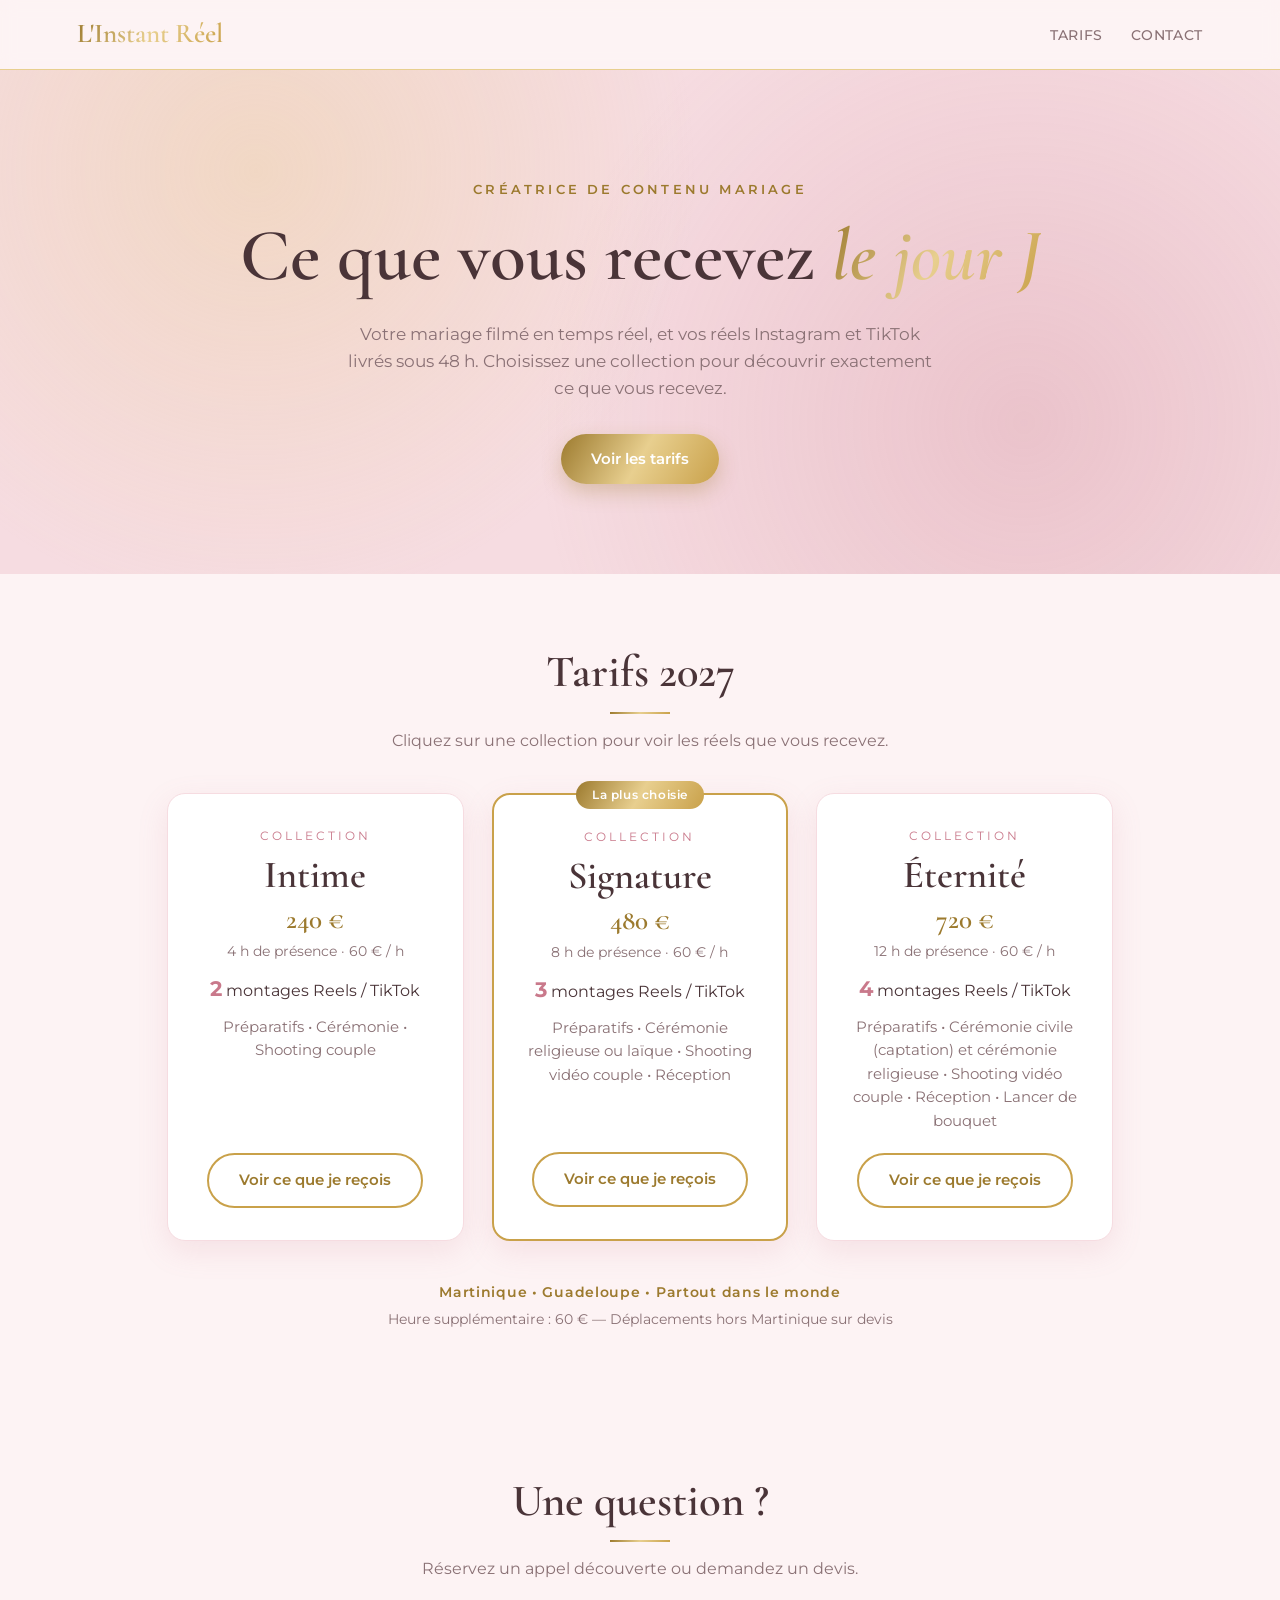
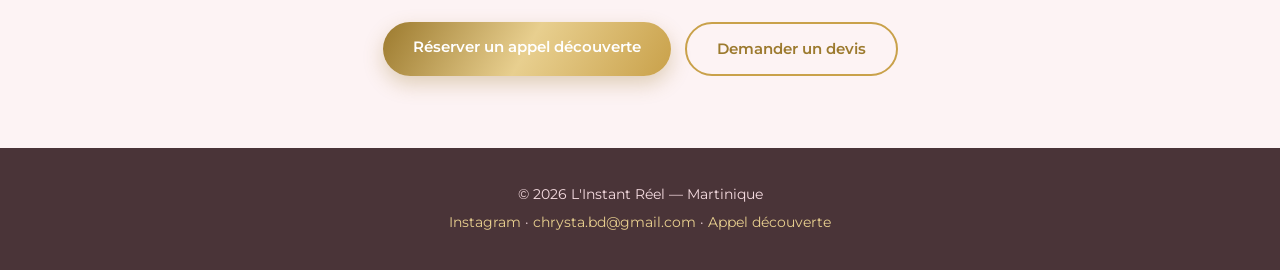
<file: index.html>
<!DOCTYPE html>
<html lang="fr">
<head>
    <meta charset="utf-8">
    <meta name="viewport" content="width=device-width, initial-scale=1">
    <title>L'Instant Réel — Créatrice de contenu mariage</title>
    <meta name="description" content="L'Instant Réel, créatrice de contenu mariage en Martinique : découvrez les réels que vous recevez avec les collections Intime, Signature et Éternité.">
    <link rel="preconnect" href="https://fonts.googleapis.com">
    <link rel="preconnect" href="https://fonts.gstatic.com" crossorigin>
    <link href="https://fonts.googleapis.com/css2?family=Cormorant+Garamond:ital,wght@0,500;0,600;1,500&family=Montserrat:wght@400;500;600&display=swap" rel="stylesheet">
    <link href="style.css" rel="stylesheet">
</head>
<body>
    <header class="navbar">
        <a href="index.html" class="logo" data-site-nom>L'Instant Réel</a>
        <nav>
            <a href="#formules">Tarifs</a>
            <a href="#contact">Contact</a>
        </nav>
    </header>

    <main>
        <section class="hero">
            <p class="eyebrow" data-site-metier>Créatrice de contenu mariage</p>
            <h1>Ce que vous recevez <span class="gold">le jour J</span></h1>
            <p class="lead">
                Votre mariage filmé en temps réel, et vos réels Instagram et TikTok livrés sous 48&nbsp;h.
                Choisissez une collection pour découvrir exactement ce que vous recevez.
            </p>
            <a href="#formules" class="btn btn-gold">Voir les tarifs</a>
        </section>

        <section id="formules" class="section">
            <h2 class="section-title">Tarifs 2027</h2>
            <p class="section-sub">Cliquez sur une collection pour voir les réels que vous recevez.</p>
            <div class="formules-grid" id="formules-grid"></div>
            <div class="infos-pratiques" id="infos-pratiques"></div>
        </section>

        <section id="contact" class="section contact">
            <h2 class="section-title">Une question ?</h2>
            <p class="section-sub">Réservez un appel découverte ou demandez un devis.</p>
            <div class="cta-actions">
                <a href="#" data-rdv target="_blank" rel="noopener" class="btn btn-gold">Réserver un appel découverte</a>
                <a href="contact.html" class="btn btn-outline">Demander un devis</a>
            </div>
        </section>
    </main>

    <footer class="footer">
        <p>&copy; 2026 <span data-site-nom>L'Instant Réel</span> — Martinique</p>
        <p class="footer-links" id="footer-links"></p>
    </footer>

    <script src="config.js"></script>
    <script src="site.js"></script>
    <script>afficherFormules();</script>
</body>
</html>
</file>
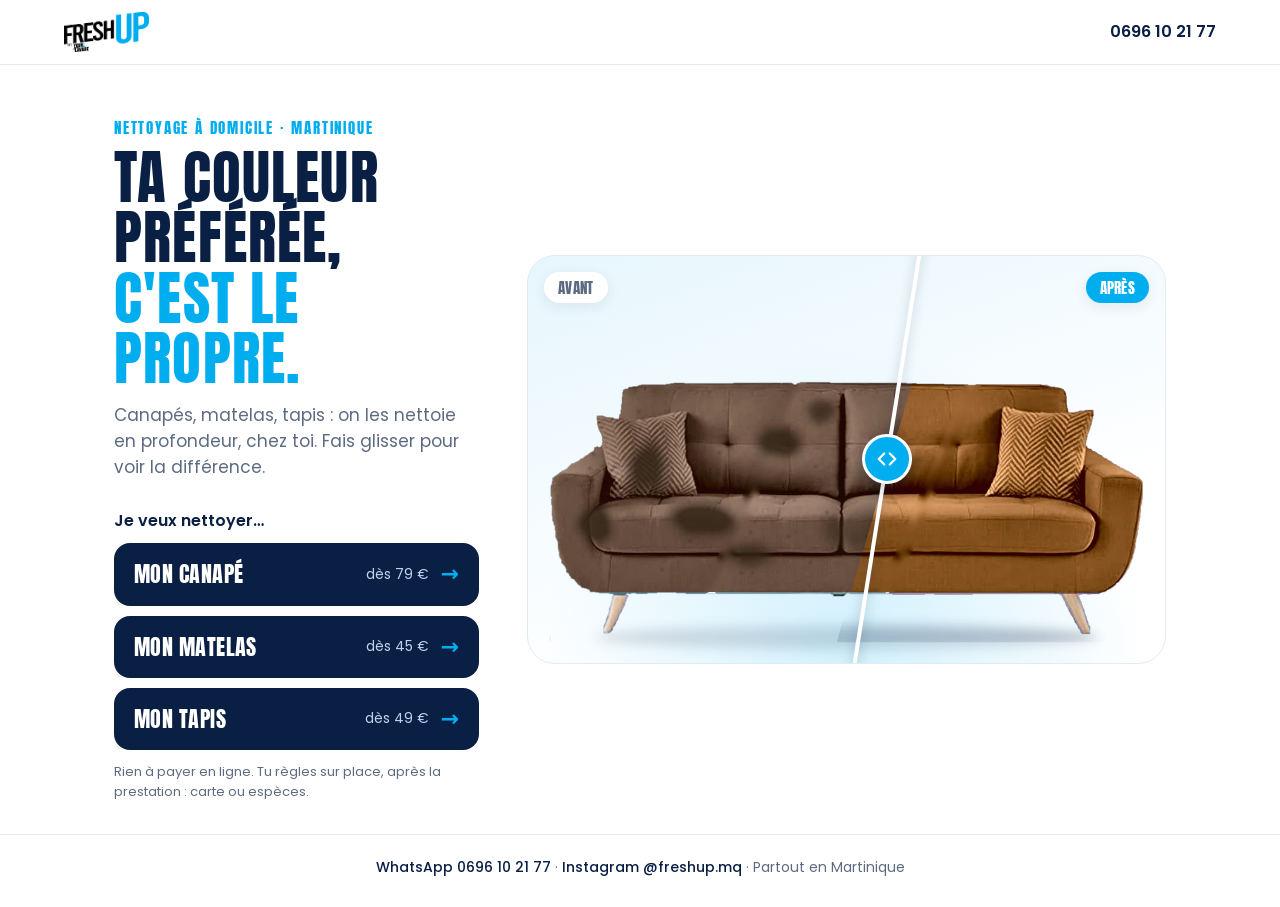
<file: freshup/index.html>
<!DOCTYPE html>
<html lang="fr">
<head>
    <meta charset="utf-8">
    <meta name="viewport" content="width=device-width, initial-scale=1">
    <title>Fresh Up — Nettoyage canapés, matelas et tapis à domicile en Martinique</title>
    <meta name="description" content="Nettoyage en profondeur de canapés, matelas, tapis et moquettes, à domicile partout en Martinique. Prix affichés, estimation immédiate, paiement sur place.">
    <link rel="preconnect" href="https://fonts.googleapis.com">
    <link rel="preconnect" href="https://fonts.gstatic.com" crossorigin>
    <link href="https://fonts.googleapis.com/css2?family=Anton&family=Poppins:wght@400;500;600&display=swap" rel="stylesheet">
    <link href="style.css" rel="stylesheet">
</head>
<body class="page-accueil">
    <header class="navbar">
        <a href="index.html" class="logo"><img src="img/logo-couleur.png" alt="Fresh Up"></a>
        <a href="#" class="nav-tel" data-tel></a>
    </header>

    <main class="accueil">
        <div class="accueil-texte">
            <p class="eyebrow">Nettoyage à domicile · Martinique</p>
            <h1>Ta couleur préférée,<br><span>c'est le propre.</span></h1>
            <p class="lead">Canapés, matelas, tapis : on les nettoie en profondeur, chez toi. Fais glisser pour voir la différence.</p>
        </div>

        <div class="avant-apres" id="avant-apres" aria-label="Avant et après nettoyage">
            <div class="aa-couche aa-avant" id="aa-avant"></div>
            <div class="aa-couche aa-apres" id="aa-apres"></div>
            <span class="aa-label aa-label-avant">Avant</span>
            <span class="aa-label aa-label-apres">Après</span>
            <div class="aa-ligne" id="aa-ligne">
                <button type="button" class="aa-poignee" id="aa-poignee" role="slider" aria-label="Faire glisser avant / après" aria-valuemin="0" aria-valuemax="100" aria-valuenow="50">
                    <svg viewBox="0 0 24 24" width="22" height="22" aria-hidden="true"><path d="M9 6l-6 6 6 6M15 6l6 6-6 6" fill="none" stroke="currentColor" stroke-width="2.4" stroke-linecap="round" stroke-linejoin="round"/></svg>
                </button>
            </div>
        </div>

        <div class="choix">
            <p class="choix-titre">Je veux nettoyer…</p>
            <div class="choix-boutons" id="choix-boutons"></div>
            <p class="choix-info" data-paiement></p>
        </div>
    </main>

    <footer class="footer">
        <p id="footer-links"></p>
    </footer>

    <script src="config.js"></script>
    <script src="site.js"></script>
</body>
</html>
</file>
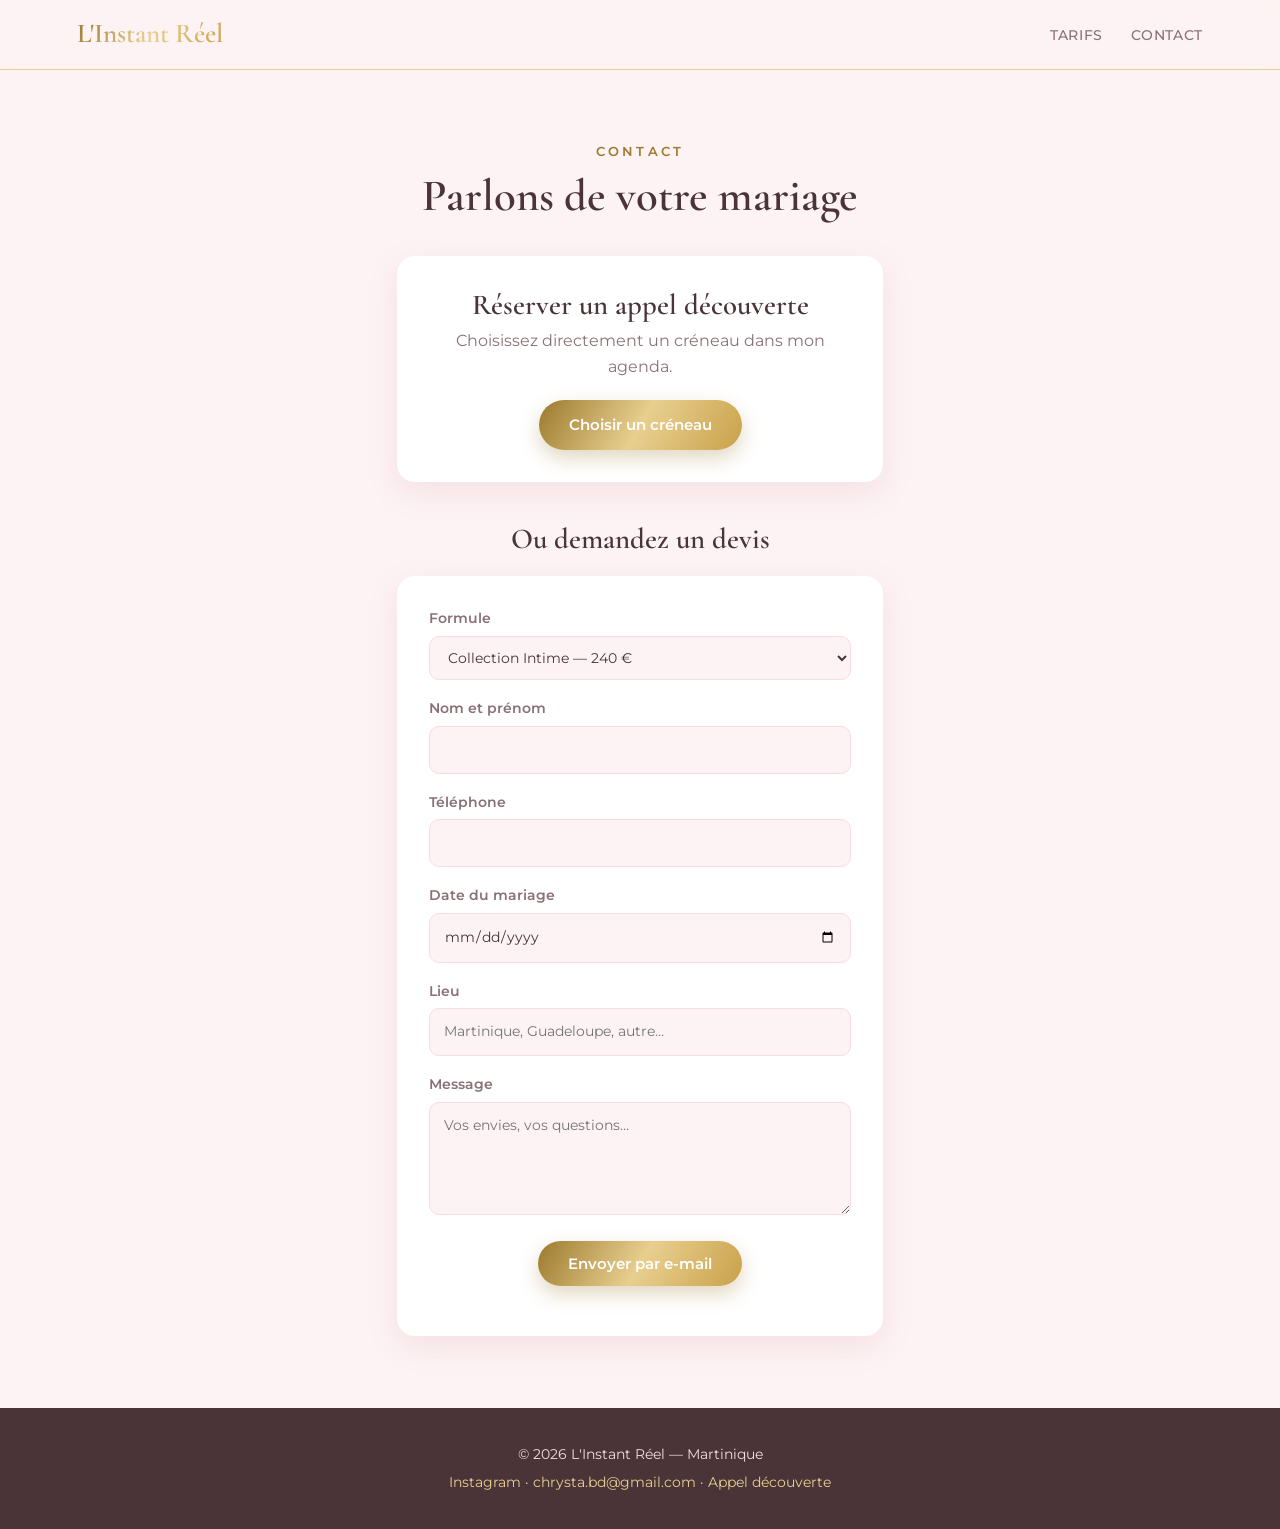
<file: contact.html>
<!DOCTYPE html>
<html lang="fr">
<head>
    <meta charset="utf-8">
    <meta name="viewport" content="width=device-width, initial-scale=1">
    <title>Contact — L'Instant Réel</title>
    <link rel="preconnect" href="https://fonts.googleapis.com">
    <link rel="preconnect" href="https://fonts.gstatic.com" crossorigin>
    <link href="https://fonts.googleapis.com/css2?family=Cormorant+Garamond:ital,wght@0,500;0,600;1,500&family=Montserrat:wght@400;500;600&display=swap" rel="stylesheet">
    <link href="style.css" rel="stylesheet">
</head>
<body>
    <header class="navbar">
        <a href="index.html" class="logo" data-site-nom>L'Instant Réel</a>
        <nav>
            <a href="index.html#formules">Tarifs</a>
            <a href="contact.html">Contact</a>
        </nav>
    </header>

    <main class="section narrow">
        <p class="eyebrow center">Contact</p>
        <h1 class="page-title">Parlons de votre mariage</h1>

        <div class="card rdv-card">
            <h3>Réserver un appel découverte</h3>
            <p>Choisissez directement un créneau dans mon agenda.</p>
            <a href="#" data-rdv target="_blank" rel="noopener" class="btn btn-gold">Choisir un créneau</a>
        </div>

        <h2 class="form-title" id="form-title">Ou demandez un devis</h2>

        <form id="contact-form" class="card form">
            <label>Formule
                <select name="formule" id="c-formule"></select>
            </label>
            <label>Nom et prénom
                <input name="nom" required autocomplete="name">
            </label>
            <label>Téléphone
                <input name="tel" type="tel" autocomplete="tel">
            </label>
            <label>Date du mariage
                <input name="date" type="date">
            </label>
            <label>Lieu
                <input name="lieu" placeholder="Martinique, Guadeloupe, autre…">
            </label>
            <label>Message
                <textarea name="message" rows="4" placeholder="Vos envies, vos questions…"></textarea>
            </label>
            <div class="form-actions" id="c-actions"></div>
            <p class="form-note" id="c-note"></p>
        </form>
    </main>

    <footer class="footer">
        <p>&copy; 2026 <span data-site-nom>L'Instant Réel</span> — Martinique</p>
        <p class="footer-links" id="footer-links"></p>
    </footer>

    <script src="config.js"></script>
    <script src="site.js"></script>
    <script>afficherContact();</script>
</body>
</html>
</file>
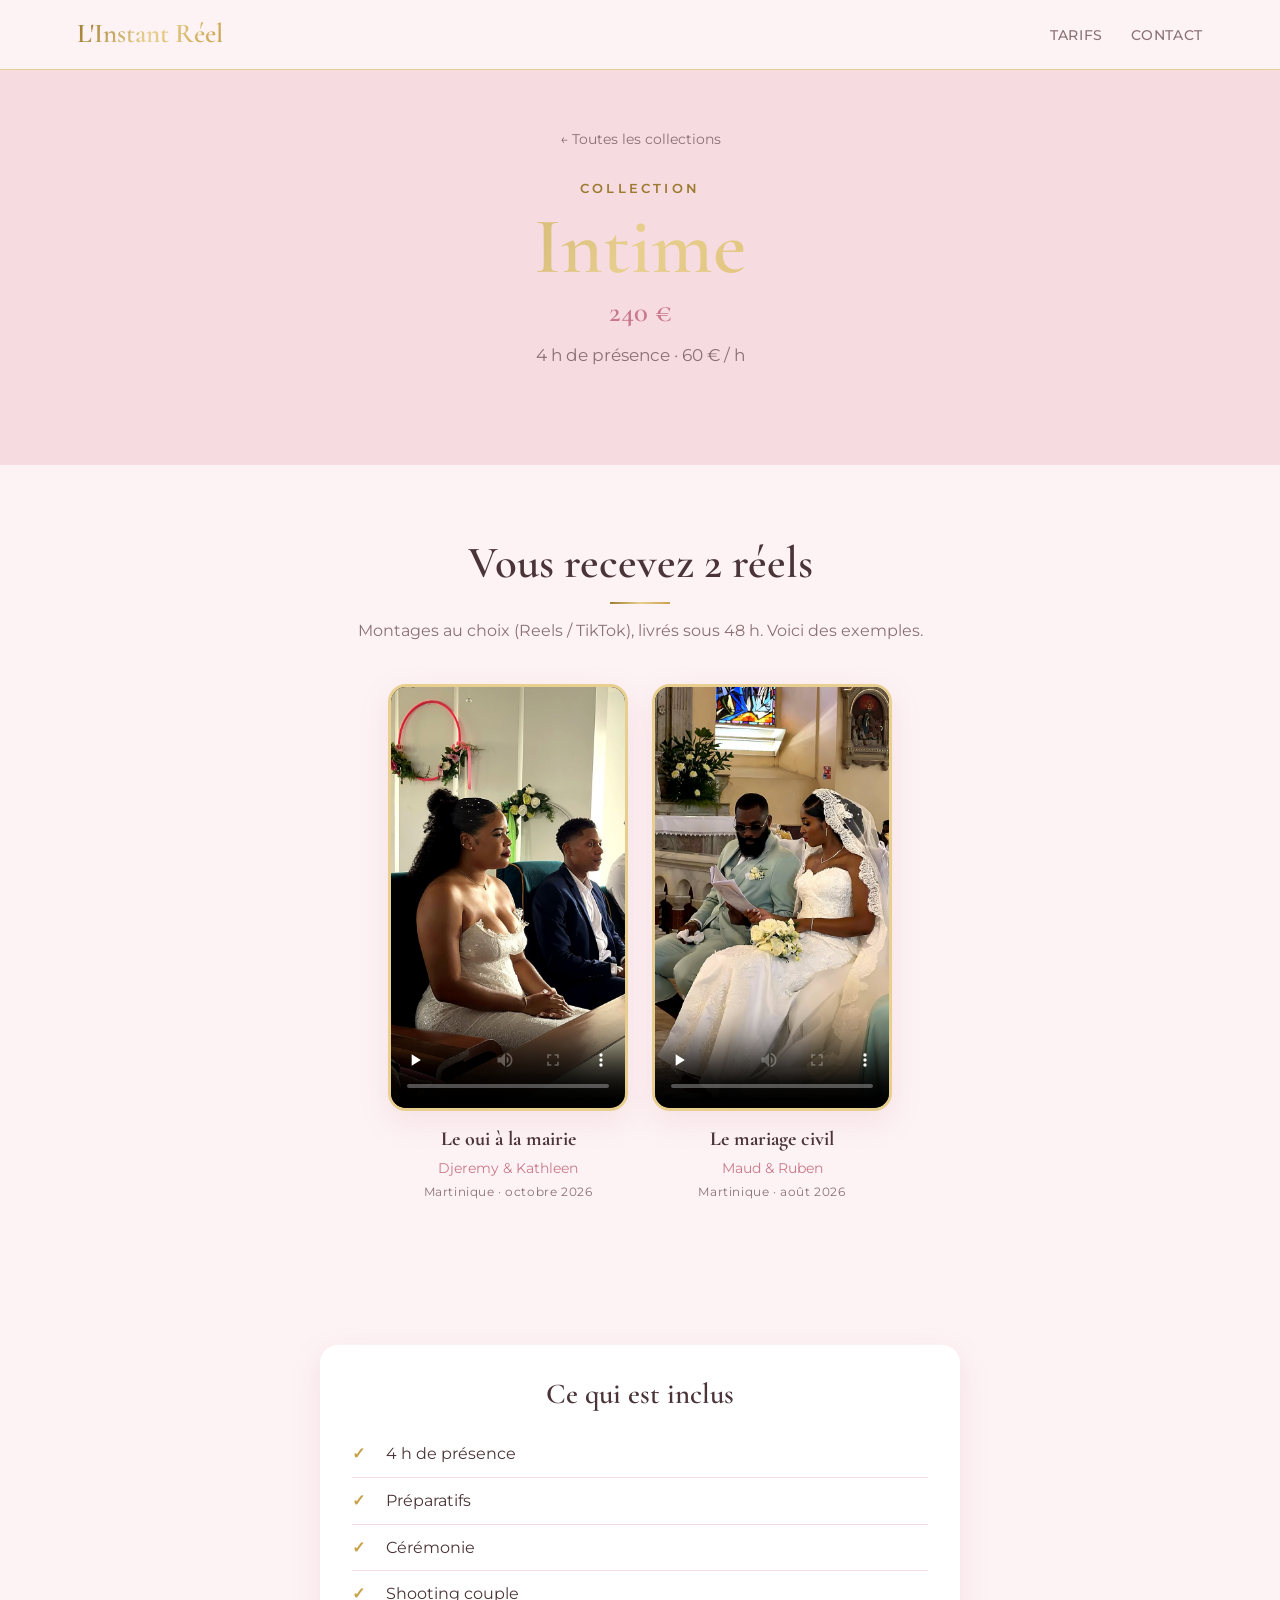
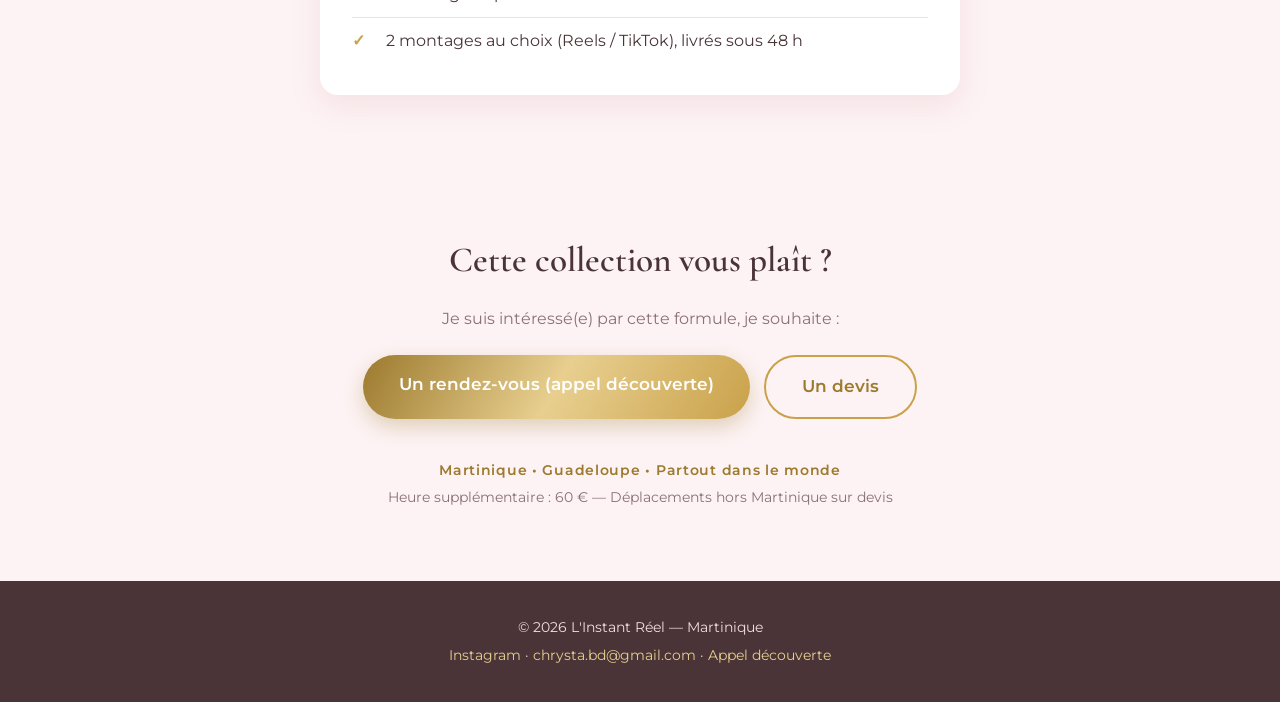
<file: formule.html>
<!DOCTYPE html>
<html lang="fr">
<head>
    <meta charset="utf-8">
    <meta name="viewport" content="width=device-width, initial-scale=1">
    <title>Formule — L'Instant Réel</title>
    <link rel="preconnect" href="https://fonts.googleapis.com">
    <link rel="preconnect" href="https://fonts.gstatic.com" crossorigin>
    <link href="https://fonts.googleapis.com/css2?family=Cormorant+Garamond:ital,wght@0,500;0,600;1,500&family=Montserrat:wght@400;500;600&display=swap" rel="stylesheet">
    <link href="style.css" rel="stylesheet">
</head>
<body>
    <header class="navbar">
        <a href="index.html" class="logo" data-site-nom>L'Instant Réel</a>
        <nav>
            <a href="index.html#formules">Tarifs</a>
            <a href="contact.html">Contact</a>
        </nav>
    </header>

    <main id="formule-page">
        <section class="formule-hero">
            <a href="index.html#formules" class="back">&larr; Toutes les collections</a>
            <p class="eyebrow">Collection</p>
            <h1 id="f-nom"></h1>
            <p class="f-prix" id="f-prix"></p>
            <p class="lead" id="f-accroche"></p>
        </section>

        <section class="section">
            <h2 class="section-title" id="f-titre-reels"></h2>
            <p class="section-sub">Montages au choix (Reels / TikTok), livrés sous 48&nbsp;h. Voici des exemples.</p>
            <div class="reels-grid" id="f-reels"></div>
        </section>

        <section class="section">
            <div class="card inclus">
                <h3>Ce qui est inclus</h3>
                <ul id="f-inclus" class="check-list"></ul>
            </div>
        </section>

        <section class="section cta">
            <h2>Cette collection vous plaît&nbsp;?</h2>
            <p class="section-sub">Je suis intéressé(e) par cette formule, je souhaite&nbsp;:</p>
            <div class="cta-actions">
                <a href="#" data-rdv target="_blank" rel="noopener" class="btn btn-gold btn-lg">Un rendez-vous (appel découverte)</a>
                <a id="f-cta" href="contact.html" class="btn btn-outline btn-lg">Un devis</a>
            </div>
            <div class="infos-pratiques" id="infos-pratiques"></div>
        </section>
    </main>

    <footer class="footer">
        <p>&copy; 2026 <span data-site-nom>L'Instant Réel</span> — Martinique</p>
        <p class="footer-links" id="footer-links"></p>
    </footer>

    <script src="config.js"></script>
    <script src="site.js"></script>
    <script>afficherFormule();</script>
</body>
</html>
</file>
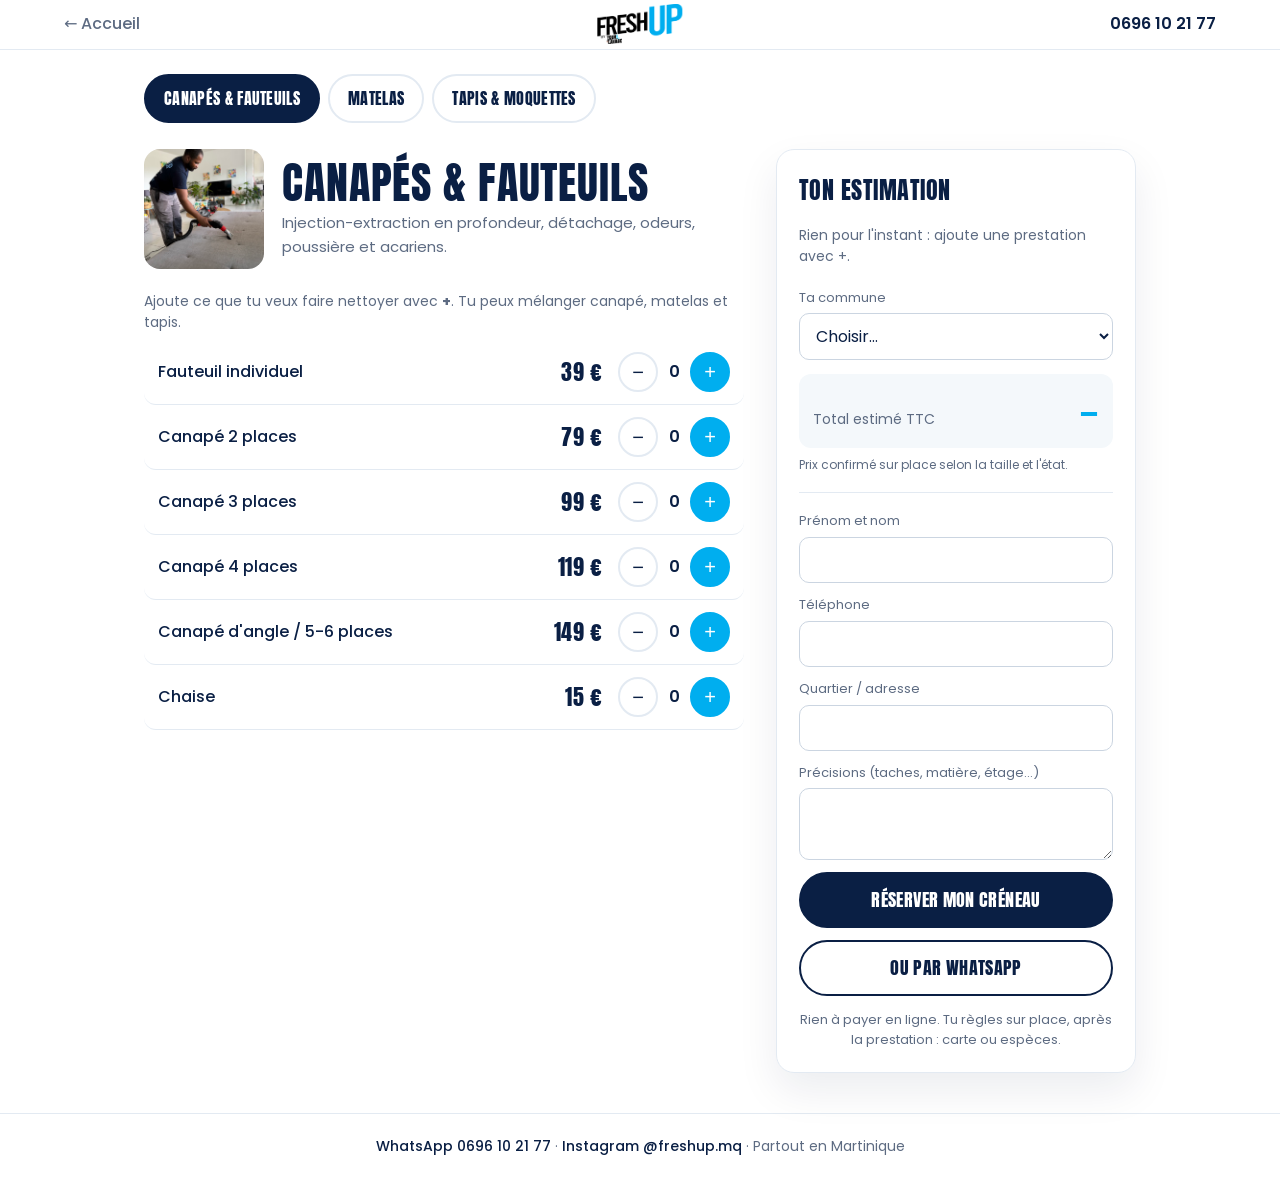
<file: freshup/service.html>
<!DOCTYPE html>
<html lang="fr">
<head>
    <meta charset="utf-8">
    <meta name="viewport" content="width=device-width, initial-scale=1">
    <title>Tarifs et réservation — Fresh Up</title>
    <link rel="preconnect" href="https://fonts.googleapis.com">
    <link rel="preconnect" href="https://fonts.gstatic.com" crossorigin>
    <link href="https://fonts.googleapis.com/css2?family=Anton&family=Poppins:wght@400;500;600&display=swap" rel="stylesheet">
    <link href="style.css" rel="stylesheet">
</head>
<body class="page-service">
    <header class="navbar">
        <a href="index.html" class="retour">&larr; Accueil</a>
        <a href="index.html" class="logo"><img src="img/logo-couleur.png" alt="Fresh Up"></a>
        <a href="#" class="nav-tel" data-tel></a>
    </header>

    <main class="service">
        <nav class="pills" id="pills" aria-label="Choisir ce qu'on nettoie"></nav>

        <div class="service-grid">
            <section class="service-tarifs">
                <div class="service-entete">
                    <img id="s-photo" alt="">
                    <div>
                        <h1 id="s-nom"></h1>
                        <p id="s-inclus"></p>
                    </div>
                </div>
                <p class="consigne">Ajoute ce que tu veux faire nettoyer avec <strong>+</strong>. Tu peux mélanger canapé, matelas et tapis.</p>
                <ul class="prestations" id="s-prestations"></ul>
            </section>

            <aside class="carte" id="reserver">
                <h2>Ton estimation</h2>
                <ul class="estim-lignes" id="estim-lignes"></ul>
                <label class="champ">
                    <span>Ta commune</span>
                    <select id="commune" name="commune" form="form-rdv" required></select>
                </label>
                <div class="estim-total">
                    <span>Total estimé TTC</span>
                    <strong id="estim-total">—</strong>
                </div>
                <p class="estim-note" id="estim-note"></p>

                <form id="form-rdv" class="form-rdv">
                    <label class="champ"><span>Prénom et nom</span><input name="nom" required autocomplete="name"></label>
                    <label class="champ"><span>Téléphone</span><input name="tel" type="tel" required autocomplete="tel"></label>
                    <label class="champ"><span>Quartier / adresse</span><input name="adresse" autocomplete="street-address"></label>
                    <label class="champ"><span>Précisions (taches, matière, étage…)</span><textarea name="message" rows="2"></textarea></label>
                    <p class="form-erreur" id="form-erreur"></p>
                    <a href="#" class="btn btn-block" data-action="calendly">Réserver mon créneau</a>
                    <a href="#" class="btn btn-ligne btn-block" data-action="whatsapp">Ou par WhatsApp</a>
                </form>
                <p class="secours" id="secours" hidden>Si l'agenda ne s'ouvre pas, appelle ou écris sur WhatsApp au <a href="#" data-tel></a>.</p>
                <p class="estim-paiement" data-paiement></p>
            </aside>
        </div>
    </main>

    <div class="barre-mobile" id="barre-mobile">
        <div><span>Total estimé</span><strong id="barre-total">—</strong></div>
        <a href="#reserver" class="btn btn-small">Réserver</a>
    </div>

    <footer class="footer">
        <p id="footer-links"></p>
    </footer>

    <script src="config.js"></script>
    <script src="site.js"></script>
</body>
</html>
</file>
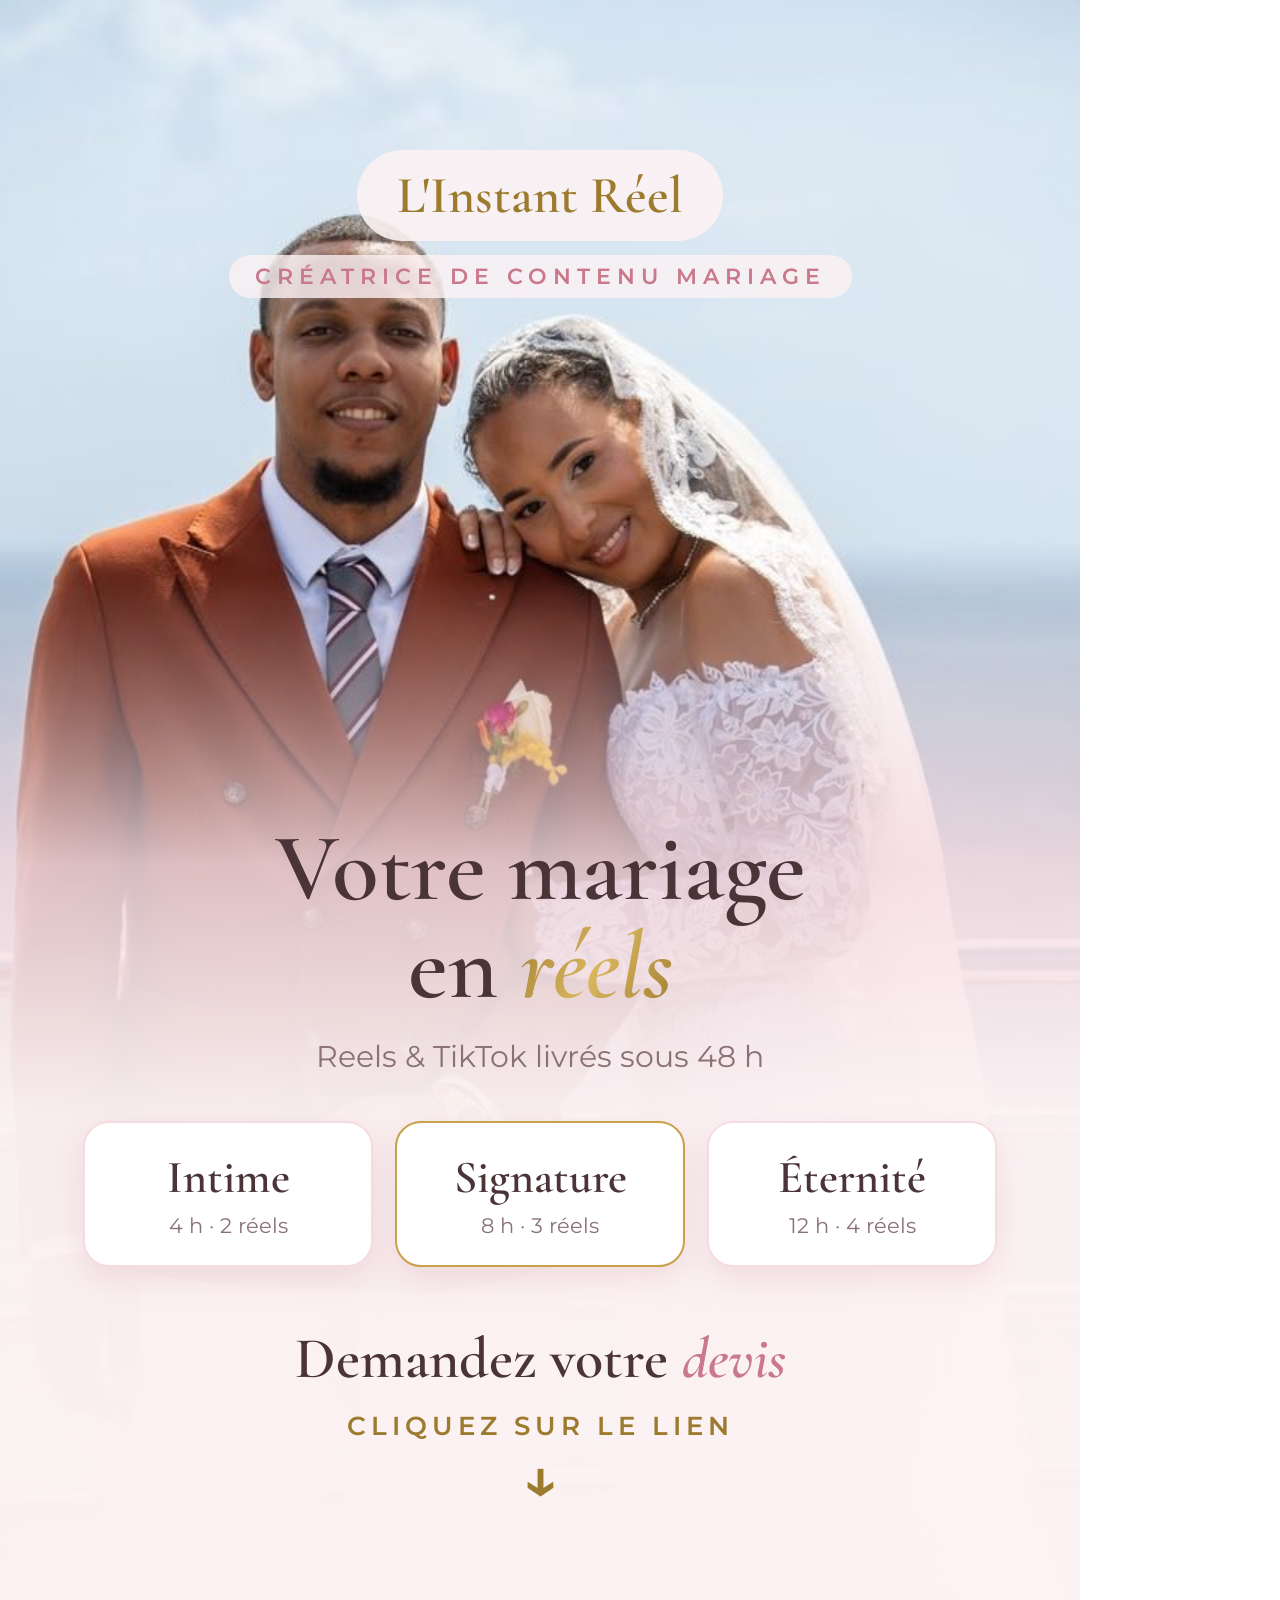
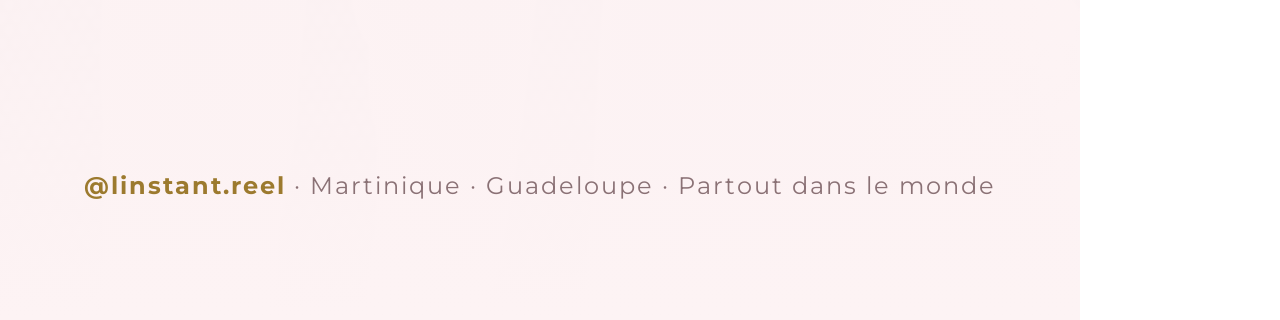
<file: story/story.html>
<!DOCTYPE html>
<html lang="fr">
<head>
<meta charset="utf-8">
<link href="https://fonts.googleapis.com/css2?family=Cormorant+Garamond:ital,wght@0,500;0,600;1,500;1,600&family=Montserrat:wght@400;500;600&display=swap" rel="stylesheet">
<style>
    * { margin: 0; padding: 0; box-sizing: border-box; }
    body { width: 1080px; height: 1920px; overflow: hidden; font-family: 'Montserrat', sans-serif; }
    .story {
        position: relative; width: 1080px; height: 1920px;
        background: url('../posters/film-5.jpg') center 30% / cover;
        color: #4a3438;
    }
    .story::before {
        content: ""; position: absolute; inset: 0;
        background: linear-gradient(180deg,
            rgba(253,243,244,0) 0%, rgba(253,243,244,0) 30%,
            rgba(246,220,225,0.85) 45%, rgba(253,243,244,0.97) 58%, #fdf3f4 100%);
    }
    .content { position: absolute; inset: 0; display: flex; flex-direction: column; align-items: center; }

    .marque {
        margin-top: 150px;
        padding: 14px 40px; border-radius: 999px;
        background: rgba(253,243,244,0.88);
        font-family: 'Cormorant Garamond', serif; font-weight: 600; font-size: 52px;
        color: #9c7a2e;
    }
    .metier {
        margin-top: 14px; padding: 8px 26px; border-radius: 999px;
        background: rgba(253,243,244,0.8);
        font-size: 22px; letter-spacing: 6px; text-transform: uppercase; font-weight: 600; color: #c9798b;
    }

    .bas { position: absolute; top: 820px; left: 0; right: 0; display: flex; flex-direction: column; align-items: center; text-align: center; }

    h1 {
        font-family: 'Cormorant Garamond', serif; font-weight: 600;
        font-size: 96px; line-height: 1.02;
    }
    h1 em {
        font-style: italic;
        background: linear-gradient(120deg, #9c7a2e, #d9b65e 50%, #9c7a2e);
        -webkit-background-clip: text; background-clip: text; color: transparent;
    }
    .sous { margin-top: 22px; font-size: 30px; color: #8a7175; }

    .collections { margin-top: 46px; display: flex; gap: 22px; }
    .col {
        width: 290px; padding: 26px 10px 24px; border-radius: 26px;
        background: #fff; border: 2px solid #f6dce1;
        box-shadow: 0 12px 30px rgba(201,121,139,0.18);
    }
    .col.star { border-color: #c9a14a; }
    .col .nom { font-family: 'Cormorant Garamond', serif; font-size: 46px; font-weight: 600; }
    .col .prix { font-family: 'Cormorant Garamond', serif; font-size: 40px; color: #9c7a2e; font-weight: 600; }
    .col .det { margin-top: 6px; font-size: 21px; color: #8a7175; line-height: 1.45; }

    .appel { margin-top: 56px; font-family: 'Cormorant Garamond', serif; font-size: 58px; font-weight: 600; }
    .appel em { font-style: italic; color: #c9798b; }
    .fleche { margin-top: 16px; font-size: 26px; letter-spacing: 5px; text-transform: uppercase; font-weight: 600; color: #9c7a2e; }
    .fleche span { display: block; font-size: 60px; line-height: 1; margin-top: 6px; letter-spacing: 0; }

    /* Zone vide pour le sticker lien Instagram : environ y 1560 → 1700 */

    .pied {
        position: absolute; bottom: 120px; left: 0; right: 0; text-align: center;
        font-size: 24px; color: #8a7175; letter-spacing: 2px;
    }
    .pied b { color: #9c7a2e; }
</style>
</head>
<body>
<div class="story">
    <div class="content">
        <div class="marque">L'Instant Réel</div>
        <div class="metier">Créatrice de contenu mariage</div>

        <div class="bas">
            <h1>Votre mariage<br>en <em>réels</em></h1>
            <p class="sous">Reels &amp; TikTok livrés sous 48&nbsp;h</p>

            <div class="collections">
                <div class="col">
                    <div class="nom">Intime</div>
                    <div class="det">4 h · 2 réels</div>
                </div>
                <div class="col star">
                    <div class="nom">Signature</div>
                    <div class="det">8 h · 3 réels</div>
                </div>
                <div class="col">
                    <div class="nom">Éternité</div>
                    <div class="det">12 h · 4 réels</div>
                </div>
            </div>

            <p class="appel">Demandez votre <em>devis</em></p>
            <p class="fleche">Cliquez sur le lien<span>↓</span></p>
        </div>

        <p class="pied"><b>@linstant.reel</b> · Martinique · Guadeloupe · Partout dans le monde</p>
    </div>
</div>
</body>
</html>
</file>
<file: style.css>
:root {
    --rose-pale: #fdf3f4;
    --rose: #f6dce1;
    --rose-fonce: #c9798b;
    --or: #c9a14a;
    --or-clair: #e8cf8f;
    --or-fonce: #9c7a2e;
    --texte: #4a3438;
    --gris: #8a7175;
    --blanc: #ffffff;
    --rayon: 18px;
    --ombre: 0 10px 30px rgba(201, 121, 139, 0.15);
    --degrade-or: linear-gradient(120deg, var(--or-fonce), var(--or-clair) 50%, var(--or));
}

* { box-sizing: border-box; margin: 0; padding: 0; }

html { scroll-behavior: smooth; }

body {
    font-family: 'Montserrat', sans-serif;
    background: var(--rose-pale);
    color: var(--texte);
    line-height: 1.6;
}

h1, h2, h3, .logo, .formule-prix, .f-prix {
    line-height: 1.2;
    font-family: 'Cormorant Garamond', serif;
    font-weight: 600;
}

a { color: inherit; text-decoration: none; }

/* ---------- Navigation ---------- */
.navbar {
    position: sticky;
    top: 0;
    z-index: 10;
    display: flex;
    justify-content: space-between;
    align-items: center;
    padding: 18px 6vw;
    background: rgba(253, 243, 244, 0.92);
    backdrop-filter: blur(8px);
    border-bottom: 1px solid var(--or-clair);
}

.logo {
    font-size: 1.7rem;
    background: var(--degrade-or);
    -webkit-background-clip: text;
    background-clip: text;
    color: transparent;
}

.navbar nav a {
    margin-left: 24px;
    font-size: 0.9rem;
    font-weight: 500;
    letter-spacing: 0.05em;
    text-transform: uppercase;
    color: var(--gris);
}

.navbar nav a:hover { color: var(--rose-fonce); }

/* ---------- Textes ---------- */
.eyebrow {
    color: var(--or-fonce);
    font-size: 0.8rem;
    font-weight: 600;
    letter-spacing: 0.25em;
    text-transform: uppercase;
}

.center { text-align: center; }

.gold {
    background: var(--degrade-or);
    -webkit-background-clip: text;
    background-clip: text;
    color: transparent;
    font-style: italic;
}

.lead {
    max-width: 600px;
    margin: 0 auto 32px;
    color: var(--gris);
    font-size: 1.05rem;
}

/* ---------- Accueil ---------- */
.hero {
    text-align: center;
    padding: 110px 6vw 90px;
    background:
        radial-gradient(circle at 20% 20%, rgba(232, 207, 143, 0.35), transparent 40%),
        radial-gradient(circle at 80% 70%, rgba(201, 121, 139, 0.25), transparent 45%),
        var(--rose);
}

.hero h1 {
    font-size: clamp(2.6rem, 7vw, 4.6rem);
    line-height: 1.1;
    margin: 16px 0 24px;
}

/* ---------- Boutons ---------- */
.btn {
    display: inline-block;
    padding: 13px 30px;
    border-radius: 999px;
    font-weight: 600;
    font-size: 0.95rem;
    font-family: inherit;
    border: none;
    cursor: pointer;
    transition: transform 0.2s, box-shadow 0.2s;
}

.btn:hover { transform: translateY(-2px); }

.btn:disabled { opacity: 0.5; cursor: not-allowed; transform: none; }

.btn-gold {
    color: var(--blanc);
    background: var(--degrade-or);
    box-shadow: 0 8px 20px rgba(156, 122, 46, 0.3);
}

.btn-outline {
    color: var(--or-fonce);
    background: transparent;
    border: 2px solid var(--or);
}

.btn-lg {
    padding: 18px 36px;
    font-size: 1.05rem;
    max-width: 620px;
    line-height: 1.4;
}

/* ---------- Sections ---------- */
.section {
    max-width: 1100px;
    margin: 0 auto;
    padding: 72px 6vw;
}

.narrow { max-width: 640px; }

.section-title {
    text-align: center;
    font-size: clamp(2rem, 4vw, 2.8rem);
}

.section-title::after {
    content: "";
    display: block;
    width: 60px;
    height: 2px;
    margin: 12px auto 0;
    background: var(--degrade-or);
}

.section-sub {
    text-align: center;
    color: var(--gris);
    margin: 14px 0 40px;
}

.card {
    background: var(--blanc);
    border-radius: var(--rayon);
    padding: 32px;
    box-shadow: var(--ombre);
}

/* ---------- Cartes formules ---------- */
.formules-grid {
    display: grid;
    grid-template-columns: repeat(auto-fit, minmax(270px, 1fr));
    gap: 28px;
    align-items: stretch;
}

.formule-card {
    position: relative;
    display: flex;
    flex-direction: column;
    align-items: center;
    text-align: center;
    gap: 10px;
    border: 1px solid var(--rose);
    transition: transform 0.25s, box-shadow 0.25s, border-color 0.25s;
}

.formule-card:hover {
    transform: translateY(-6px);
    border-color: var(--or);
    box-shadow: 0 18px 40px rgba(201, 121, 139, 0.25);
}

.formule-card.populaire {
    border: 2px solid var(--or);
}

.badge {
    position: absolute;
    top: -14px;
    padding: 4px 16px;
    border-radius: 999px;
    background: var(--degrade-or);
    color: var(--blanc);
    font-size: 0.75rem;
    font-weight: 600;
    letter-spacing: 0.05em;
}

.formule-label {
    font-size: 0.75rem;
    letter-spacing: 0.25em;
    text-transform: uppercase;
    color: var(--rose-fonce);
}

.formule-card h3 { font-size: 2.4rem; line-height: 1; }

.formule-prix {
    font-size: 1.7rem;
    color: var(--or-fonce);
}

.formule-reels strong {
    font-size: 1.3rem;
    color: var(--rose-fonce);
}

.formule-accroche {
    color: var(--gris);
    font-size: 0.92rem;
    flex-grow: 1;
    margin-bottom: 10px;
}

/* ---------- Page formule ---------- */
.formule-hero {
    text-align: center;
    padding: 56px 6vw 64px;
    background: var(--rose);
}

.back {
    display: inline-block;
    margin-bottom: 28px;
    color: var(--gris);
    font-size: 0.9rem;
}

.back:hover { color: var(--rose-fonce); }

.formule-hero h1 {
    font-size: clamp(3rem, 8vw, 5rem);
    line-height: 1;
    margin: 8px 0;
    background: var(--degrade-or);
    -webkit-background-clip: text;
    background-clip: text;
    color: transparent;
}

.f-prix {
    font-size: 1.8rem;
    color: var(--rose-fonce);
    margin-bottom: 12px;
}

.reels-grid {
    display: grid;
    grid-template-columns: repeat(auto-fit, minmax(200px, 240px));
    justify-content: center;
    gap: 24px;
}

.reel {
    aspect-ratio: 9 / 16;
    border-radius: var(--rayon);
    overflow: hidden;
    background: #000;
    box-shadow: var(--ombre);
    border: 3px solid var(--or-clair);
}

.reel video {
    width: 100%;
    height: 100%;
    object-fit: cover;
    display: block;
}

.reel-vide {
    display: flex;
    flex-direction: column;
    align-items: center;
    justify-content: center;
    gap: 6px;
    background: linear-gradient(160deg, var(--rose), var(--rose-fonce));
    color: var(--blanc);
    font-family: 'Cormorant Garamond', serif;
    font-size: 1.5rem;
}

.reel-vide small {
    font-family: 'Montserrat', sans-serif;
    font-size: 0.75rem;
    letter-spacing: 0.2em;
    text-transform: uppercase;
    opacity: 0.85;
}

.play {
    display: flex;
    align-items: center;
    justify-content: center;
    width: 60px;
    height: 60px;
    border-radius: 50%;
    border: 2px solid var(--blanc);
    font-size: 1.3rem;
    padding-left: 4px;
    margin-bottom: 8px;
}

.inclus {
    max-width: 640px;
    margin: 0 auto;
}

.inclus h3 {
    font-size: 1.8rem;
    text-align: center;
    margin-bottom: 20px;
}

.check-list { list-style: none; }

.check-list li {
    padding: 10px 0 10px 34px;
    position: relative;
    border-bottom: 1px solid var(--rose);
}

.check-list li:last-child { border-bottom: none; }

.check-list li::before {
    content: "✓";
    position: absolute;
    left: 0;
    color: var(--or);
    font-weight: 700;
}

.cta {
    text-align: center;
}

.cta h2 {
    font-size: 2.2rem;
    margin-bottom: 24px;
}

/* ---------- Contact ---------- */
.contact { text-align: center; }

.page-title {
    text-align: center;
    font-size: clamp(2rem, 5vw, 2.8rem);
    margin: 8px 0 32px;
}

.form {
    display: grid;
    gap: 18px;
}

.form label {
    display: grid;
    gap: 6px;
    font-size: 0.85rem;
    font-weight: 600;
    color: var(--gris);
}

.form input,
.form select,
.form textarea {
    font: inherit;
    font-weight: 400;
    color: var(--texte);
    padding: 12px 14px;
    border: 1px solid var(--rose);
    border-radius: 10px;
    background: var(--rose-pale);
}

.form input:focus,
.form select:focus,
.form textarea:focus {
    outline: none;
    border-color: var(--or);
}

.form-actions {
    display: flex;
    flex-wrap: wrap;
    gap: 12px;
    justify-content: center;
    margin-top: 8px;
}

.form-note {
    text-align: center;
    color: var(--gris);
    font-size: 0.85rem;
}

/* ---------- Pied de page ---------- */
.footer {
    text-align: center;
    padding: 36px 6vw;
    background: var(--texte);
    color: var(--rose);
    font-size: 0.85rem;
}

.footer-links { margin-top: 6px; }

.footer-links a { color: var(--or-clair); }

/* ---------- Mobile ---------- */
@media (max-width: 600px) {
    .navbar { padding: 14px 5vw; }
    .navbar nav a { margin-left: 14px; font-size: 0.8rem; }
    .reels-grid { grid-template-columns: repeat(2, 1fr); gap: 12px; }
    .card { padding: 24px; }
}

/* ---------- Ajouts tarifs 2027 ---------- */
.formule-taux {
    font-size: 0.85rem;
    color: var(--gris);
    margin-top: -6px;
}

.infos-pratiques {
    text-align: center;
    margin-top: 40px;
    color: var(--gris);
    font-size: 0.9rem;
}

.infos-pratiques .zones {
    color: var(--or-fonce);
    font-weight: 600;
    letter-spacing: 0.05em;
    margin-bottom: 4px;
}

.cta-actions {
    display: flex;
    flex-wrap: wrap;
    gap: 14px;
    justify-content: center;
}

.cta .section-sub { margin: 0 0 24px; }

.rdv-card {
    text-align: center;
    margin-bottom: 40px;
}

.rdv-card h3 { font-size: 1.8rem; }

.rdv-card p {
    color: var(--gris);
    margin: 6px 0 20px;
}

.form-title {
    text-align: center;
    font-size: 1.8rem;
    margin-bottom: 20px;
}

[hidden] { display: none !important; }

/* ---------- Légendes des réels ---------- */
.reel-bloc { margin: 0; }

.reel-bloc figcaption {
    text-align: center;
    margin-top: 12px;
    display: grid;
    gap: 2px;
}

.reel-bloc strong {
    font-family: 'Cormorant Garamond', serif;
    font-size: 1.25rem;
    color: var(--texte);
}

.reel-bloc span { color: var(--rose-fonce); font-size: 0.9rem; }

.reel-bloc small {
    color: var(--gris);
    font-size: 0.75rem;
    letter-spacing: 0.05em;
}
</file>
<file: freshup/style.css>
/* Fresh Up — épuré : beaucoup de blanc, bleu marine en touches, cyan en accent. Titres en Anton. */
:root {
    --cyan: #00AEEF;
    --cyan-doux: #E6F6FD;
    --marine: #0A1F44;
    --texte: #22304A;
    --gris: #5D6B82;
    --ligne: #E3EAF2;
    --fond: #FFFFFF;
    --fond-doux: #F4F8FB;
    --rayon: 18px;
    color-scheme: light;
}

* { box-sizing: border-box; margin: 0; min-width: 0; }
html { scroll-behavior: smooth; scroll-padding-top: 80px; }
body {
    font-family: "Poppins", system-ui, sans-serif;
    background: var(--fond);
    color: var(--texte);
    line-height: 1.55;
    -webkit-font-smoothing: antialiased;
    overflow-x: clip;
}
img, svg { display: block; max-width: 100%; }
a { color: inherit; }

h1, h2, .eyebrow, .btn, .choix-nom, .pill, .estim-total strong, .barre-mobile strong, .prestation-prix, .aa-label {
    font-family: "Anton", Impact, sans-serif;
    font-weight: 400;
    text-transform: uppercase;
    letter-spacing: 0.02em;
}

/* ---------- Boutons ---------- */
.btn {
    display: inline-flex; align-items: center; justify-content: center; min-height: 48px;
    padding: 12px 24px; border-radius: 999px; border: 2px solid var(--marine);
    background: var(--marine); color: #fff; font-size: 18px; text-decoration: none; cursor: pointer;
    transition: transform .15s, background .15s;
}
.btn:hover { transform: translateY(-2px); background: #13306A; }
.btn-ligne { background: #fff; color: var(--marine); }
.btn-ligne:hover { background: var(--fond-doux); }
.btn-small { min-height: 40px; padding: 6px 18px; font-size: 16px; }
.btn-block { display: flex; width: 100%; margin-top: 10px; }

/* ---------- Barre du haut ---------- */
.navbar {
    position: sticky; top: 0; z-index: 20;
    display: flex; align-items: center; justify-content: space-between; gap: 16px;
    padding: 12px max(5vw, 16px);
    background: rgba(255, 255, 255, .92);
    backdrop-filter: blur(8px); -webkit-backdrop-filter: blur(8px);
    border-bottom: 1px solid var(--ligne);
}
.logo img { height: 40px; width: auto; }
.nav-tel { font-weight: 600; color: var(--marine); text-decoration: none; white-space: nowrap; }
.nav-tel:hover, .retour:hover { color: var(--cyan); }
.retour { text-decoration: none; font-weight: 500; color: var(--gris); white-space: nowrap; }
.page-service .navbar .logo { position: absolute; left: 50%; transform: translateX(-50%); }

/* ---------- Accueil ---------- */
.accueil {
    max-width: 1180px; margin: 0 auto;
    padding: clamp(24px, 4vw, 56px) max(5vw, 16px) 32px;
    display: grid; grid-template-columns: minmax(0, 4fr) minmax(0, 7fr);
    grid-template-areas: "texte visuel" "choix visuel";
    column-gap: 48px; row-gap: 28px; align-items: center;
}
.accueil-texte { grid-area: texte; align-self: end; }
.avant-apres { grid-area: visuel; }
.choix { grid-area: choix; align-self: start; }

.eyebrow { color: var(--cyan); font-size: 15px; letter-spacing: .12em; margin-bottom: 8px; }
.accueil h1 { color: var(--marine); font-size: clamp(40px, 4.6vw, 60px); line-height: 1.02; text-wrap: balance; }
.accueil h1 span { color: var(--cyan); }
.lead { color: var(--gris); font-size: 17px; margin-top: 14px; max-width: 440px; }

/* L'avant / après : séparation en biais qu'on fait glisser */
.avant-apres {
    position: relative; aspect-ratio: 1000 / 640; border-radius: 28px; overflow: hidden;
    background:
        radial-gradient(circle at 50% 95%, rgba(0, 174, 239, .18), transparent 60%),
        linear-gradient(160deg, var(--cyan-doux), #fff 70%);
    border: 1px solid var(--ligne);
    cursor: ew-resize; touch-action: pan-y; user-select: none; -webkit-user-select: none; isolation: isolate;
}
.aa-couche { position: absolute; inset: 14% 3% 5%; }
.aa-couche::after { content: ""; position: absolute; left: 8%; right: 8%; bottom: -2%; height: 7%; border-radius: 50%; background: rgba(10, 31, 68, .14); filter: blur(6px); z-index: -1; }
.aa-couche img { width: 100%; height: 100%; object-fit: contain; object-position: center bottom; pointer-events: none; }
.aa-label {
    position: absolute; top: 16px; padding: 4px 14px; border-radius: 999px; font-size: 15px; z-index: 2;
    background: #fff; color: var(--gris); box-shadow: 0 4px 14px rgba(10, 31, 68, .08);
}
.aa-label-avant { left: 16px; }
.aa-label-apres { right: 16px; background: var(--cyan); color: #fff; }
.aa-ligne {
    position: absolute; top: -10%; bottom: -10%; width: 4px; margin-left: -2px; z-index: 3;
    background: #fff; transform: rotate(9deg); box-shadow: 0 0 12px rgba(10, 31, 68, .25);
}
.aa-poignee {
    position: absolute; top: 50%; left: 50%; width: 50px; height: 50px; margin: -25px 0 0 -25px;
    border-radius: 50%; border: 3px solid #fff; background: var(--cyan); color: #fff;
    display: grid; place-items: center; cursor: grab; transform: rotate(-9deg);
    box-shadow: 0 6px 18px rgba(10, 31, 68, .25);
}
.aa-poignee:focus-visible { outline: 3px solid var(--marine); outline-offset: 3px; }

.choix-titre { font-weight: 600; color: var(--marine); margin-bottom: 10px; }
.choix-boutons { display: grid; gap: 10px; }
.choix-btn {
    display: flex; align-items: center; justify-content: space-between; gap: 12px;
    padding: 14px 20px; border-radius: 16px; text-decoration: none;
    background: var(--marine); color: #fff; transition: transform .15s, background .15s;
}
.choix-btn:hover { transform: translateX(4px); background: #13306A; }
.choix-btn::after { content: "→"; color: var(--cyan); font-size: 22px; font-weight: 600; }
.choix-nom { font-size: 22px; flex: 1; }
.choix-prix { font-size: 14px; color: #BFD3EE; white-space: nowrap; }
.choix-info { font-size: 13px; color: var(--gris); margin-top: 12px; }

/* ---------- Page tarifs ---------- */
.service { max-width: 1120px; margin: 0 auto; padding: 24px max(5vw, 16px) 40px; }
.pills { display: flex; gap: 8px; overflow-x: auto; scrollbar-width: none; padding-bottom: 4px; }
.pills::-webkit-scrollbar { display: none; }
.pill {
    flex: none; padding: 10px 18px; border-radius: 999px; text-decoration: none; font-size: 16px;
    border: 2px solid var(--ligne); color: var(--marine); background: #fff;
}
.pill.actif { background: var(--marine); border-color: var(--marine); color: #fff; }

.service-grid { display: grid; grid-template-columns: minmax(0, 1fr) 360px; gap: 32px; align-items: start; margin-top: 22px; }
.service-entete { display: grid; grid-template-columns: 120px minmax(0, 1fr); gap: 18px; align-items: center; }
.service-entete img { width: 120px; height: 120px; object-fit: cover; border-radius: 16px; }
.service-entete h1 { color: var(--marine); font-size: clamp(32px, 4vw, 44px); line-height: 1.05; }
.service-entete p { color: var(--gris); font-size: 15px; margin-top: 6px; }
.consigne { font-size: 14px; color: var(--gris); margin: 22px 0 6px; }

.prestations { list-style: none; padding: 0; }
.prestation {
    display: grid; grid-template-columns: minmax(0, 1fr) auto auto; gap: 16px; align-items: center;
    padding: 12px 14px; border-bottom: 1px solid var(--ligne); border-radius: 12px;
    transition: background .2s;
}
.prestation.choisi { background: var(--cyan-doux); border-bottom-color: transparent; }
.prestation-nom { font-weight: 500; color: var(--marine); }
.prestation-prix { font-size: 22px; color: var(--marine); white-space: nowrap; }
.stepper { display: flex; align-items: center; gap: 6px; }
.stepper button {
    width: 40px; height: 40px; border-radius: 50%; cursor: pointer; font-size: 20px; line-height: 1;
    border: 2px solid var(--ligne); background: #fff; color: var(--marine);
}
.stepper button[data-plus] { background: var(--cyan); border-color: var(--cyan); color: #fff; }
.stepper button:hover { border-color: var(--cyan); }
.stepper span { min-width: 20px; text-align: center; font-weight: 600; color: var(--marine); }
.m2 { display: flex; align-items: center; gap: 6px; font-size: 14px; color: var(--gris); }
.m2 input { width: 80px; }

/* ---------- Carte estimation et réservation ---------- */
.carte {
    position: sticky; top: 84px;
    background: #fff; border: 1px solid var(--ligne); border-radius: var(--rayon);
    padding: 22px; box-shadow: 0 18px 40px rgba(10, 31, 68, .08);
}
.carte h2 { color: var(--marine); font-size: 24px; margin-bottom: 10px; }
.estim-lignes { list-style: none; padding: 0; margin-bottom: 14px; font-size: 14px; }
.estim-lignes li { display: flex; justify-content: space-between; gap: 12px; padding: 6px 0; border-bottom: 1px dashed var(--ligne); }
.estim-lignes li span:last-child { white-space: nowrap; font-weight: 600; color: var(--marine); }
.estim-vide { color: var(--gris); border: 0 !important; }
.estim-total {
    display: flex; justify-content: space-between; align-items: baseline; gap: 12px;
    margin-top: 14px; padding: 12px 14px; border-radius: 12px; background: var(--fond-doux);
}
.estim-total span { font-size: 14px; color: var(--gris); }
.estim-total strong { font-size: 32px; color: var(--cyan); white-space: nowrap; }
.estim-note { font-size: 12px; color: var(--gris); margin-top: 8px; }
.form-rdv { display: grid; gap: 12px; margin-top: 18px; padding-top: 18px; border-top: 1px solid var(--ligne); }
.form-rdv .btn-block { margin-top: 0; }
.form-erreur { color: #C62828; font-size: 14px; }
.form-erreur:empty { display: none; }
.secours { font-size: 13px; color: var(--marine); background: var(--cyan-doux); border-radius: 10px; padding: 10px 12px; margin-top: 12px; }
.secours a { font-weight: 600; white-space: nowrap; }
.estim-paiement { font-size: 13px; color: var(--gris); text-align: center; margin-top: 14px; }

input, select, textarea {
    width: 100%; font: inherit; font-size: 16px; color: var(--marine);
    background: #fff; border: 1px solid #CBD5E1; border-radius: 10px; padding: 10px 12px; min-height: 44px;
}
input:focus, select:focus, textarea:focus { outline: 2px solid var(--cyan); outline-offset: 1px; border-color: transparent; }
.champ { display: flex; flex-direction: column; gap: 5px; }
.champ span { font-size: 13px; color: var(--gris); }

/* ---------- Pied de page et barre mobile ---------- */
.footer { text-align: center; padding: 22px 16px 28px; font-size: 14px; color: var(--gris); border-top: 1px solid var(--ligne); }
.footer a { color: var(--marine); text-decoration: none; font-weight: 500; }
.footer a:hover { color: var(--cyan); }
.barre-mobile { display: none; }

/* ---------- Tablette et mobile ---------- */
@media (max-width: 860px) {
    .accueil { grid-template-columns: minmax(0, 1fr); grid-template-areas: "texte" "visuel" "choix"; row-gap: 20px; }
    .service-grid { grid-template-columns: minmax(0, 1fr); }
    .carte { position: static; }
}
@media (max-width: 600px) {
    .logo img { height: 32px; }
    .page-service .navbar .logo { position: static; transform: none; }
    .page-service .nav-tel { display: none; }
    .avant-apres { border-radius: 20px; aspect-ratio: 1000 / 680; }
    .aa-poignee { width: 44px; height: 44px; margin: -22px 0 0 -22px; }
    .service-entete { grid-template-columns: 84px minmax(0, 1fr); gap: 14px; }
    .service-entete img { width: 84px; height: 84px; }
    .prestation { grid-template-columns: minmax(0, 1fr) auto; gap: 4px 12px; padding: 12px 6px; }
    .prestation-nom { grid-column: 1 / -1; }
    .page-service .footer { padding-bottom: 96px; }
    .barre-mobile {
        position: fixed; left: 12px; right: 12px; bottom: 12px; z-index: 30;
        display: flex; align-items: center; justify-content: space-between; gap: 12px;
        padding: 8px 8px 8px 18px; border-radius: 999px;
        background: var(--marine); color: #fff; box-shadow: 0 10px 30px rgba(10, 31, 68, .35);
        transform: translateY(150%); transition: transform .3s;
    }
    .barre-mobile.visible { transform: none; }
    .barre-mobile.visible.masquee { transform: translateY(150%); }
    .barre-mobile span { display: block; font-size: 11px; color: #BFD3EE; }
    .barre-mobile strong { font-size: 22px; color: var(--cyan); }
    .barre-mobile .btn { background: var(--cyan); border-color: var(--cyan); color: var(--marine); }
}
@media (prefers-reduced-motion: reduce) {
    html { scroll-behavior: auto; }
    .btn, .choix-btn { transition: none; }
}
</file>
